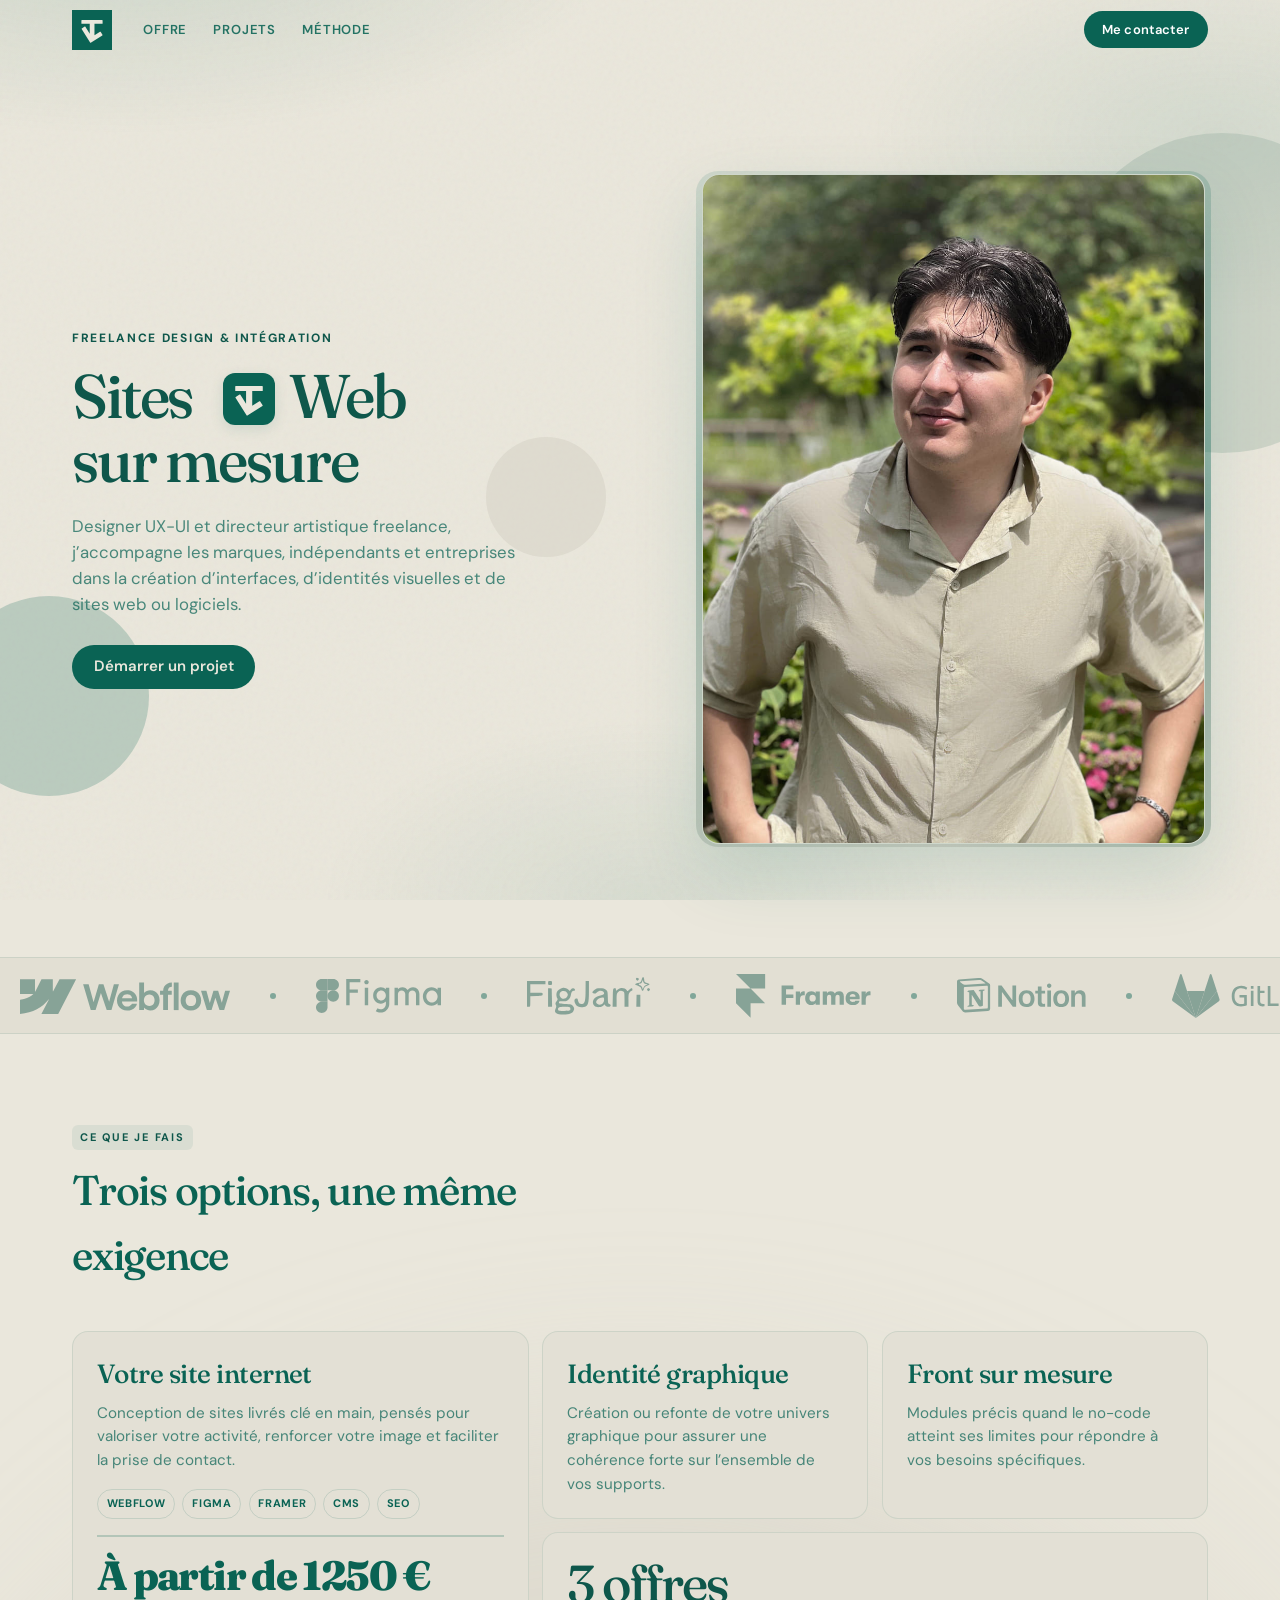
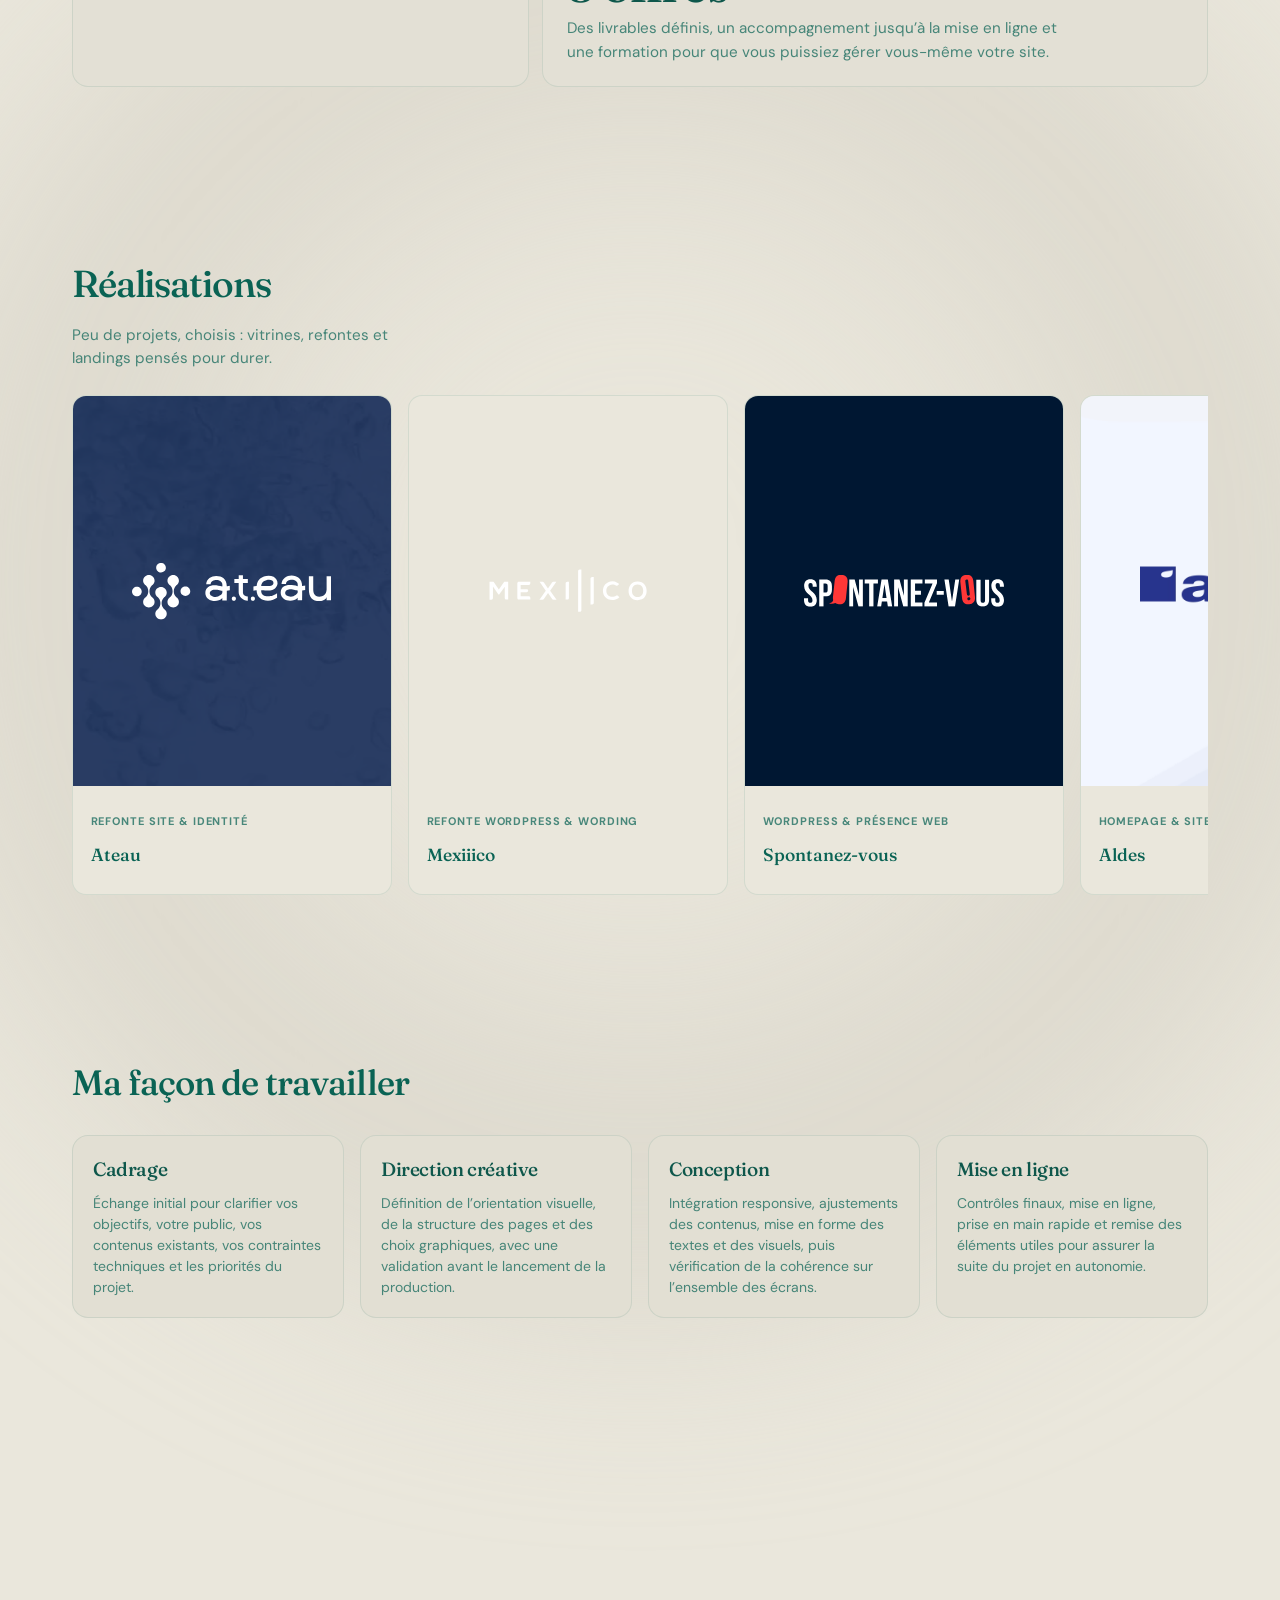
<file: index.html>
<!DOCTYPE html>
<html lang="fr">
<head>
  <meta charset="UTF-8">
  <meta name="viewport" content="width=device-width, initial-scale=1.0">
  <meta name="theme-color" content="#EAE7DC">
  <meta name="view-transition" content="same-origin">
  <meta name="description" content="Théotime Laffont — design Webflow, identité graphique et intégration front-end pour des sites clairs et tenables.">
  <title>Théotime Laffont — Sites Webflow sur mesure</title>
  <link rel="preconnect" href="https://fonts.googleapis.com">
  <link rel="preconnect" href="https://fonts.gstatic.com" crossorigin>
  <link href="https://fonts.googleapis.com/css2?family=DM+Sans:ital,opsz,wght@0,9..40,400;0,9..40,500;0,9..40,600;1,9..40,400&family=Fraunces:ital,opsz,wght@0,9..144,400;0,9..144,500;0,9..144,600;1,9..144,400&display=swap" rel="stylesheet">
  <link rel="stylesheet" href="css/style.css">
</head>
<body class="ii2">
  <div class="ii2-noise" aria-hidden="true"></div>
  <div class="ii2-aurora" aria-hidden="true"></div>

  <a class="ii2-skip" href="#ii2-main">Aller au contenu</a>

  <header class="ii2-head">
    <div class="ii2-wrap ii2-head__inner">
      <a class="ii2-head__brand" href="#ii2-main" aria-label="Théotime Laffont, accueil">
        <img src="img/Logo-carre-vert.svg" alt="" width="40" height="40" decoding="async">
      </a>
      <nav class="ii2-head__nav" aria-label="Navigation sur cette page">
        <a href="#ii2-bento">Offre</a>
        <a href="#ii2-strip">Projets</a>
        <a href="#ii2-flow">Méthode</a>
      </nav>
      <a class="ii2-head__cta" href="#ii2-cta">Me contacter</a>
    </div>
  </header>

  <main id="ii2-main" class="ii2-main">
    <section class="ii2-hero" aria-labelledby="ii2-hero-title">
      <div class="ii2-hero__orbs" aria-hidden="true">
        <span class="ii2-hero__orb ii2-hero__orb--a"></span>
        <span class="ii2-hero__orb ii2-hero__orb--b"></span>
        <span class="ii2-hero__orb ii2-hero__orb--c"></span>
      </div>
      <div class="ii2-wrap ii2-hero__grid">
        <div>
          <p class="ii2-kicker">Freelance design &amp; intégration</p>
          <h1 class="ii2-hero__title" id="ii2-hero-title">
            <span class="ii2-word">Sites</span>
            <img class="ii2-inline-visual" src="img/Logo-carre-vert.svg" alt="" width="48" height="48" decoding="async">
            <span class="ii2-word">Web</span>
            <span class="ii2-word">sur mesure</span>
          </h1>
          <p class="ii2-hero__lead">
            Designer UX-UI et directeur artistique freelance, j’accompagne les marques, indépendants et entreprises dans la création d’interfaces, d’identités visuelles et de sites web ou logiciels.
          </p>
          <div class="ii2-hero__actions">
            <a class="ii2-btn ii2-btn--solid" href="#ii2-cta">Démarrer un projet</a>
          </div>
        </div>
        <div class="ii2-hero__stage">
          <div class="ii2-hero__viz">
            <div class="ii2-hero__aurora" aria-hidden="true"></div>
            <div class="ii2-hero__echo ii2-hero__echo--a" aria-hidden="true"></div>
            <div class="ii2-hero__echo ii2-hero__echo--b" aria-hidden="true"></div>
            <div class="ii2-hero__frame">
              <span class="ii2-hero__shine" aria-hidden="true"></span>
              <img src="img/img-hero.png" alt="" width="960" height="1200" decoding="async" fetchpriority="high">
            </div>
          </div>
        </div>
      </div>
    </section>

    <div class="ii2-marquee" aria-hidden="true" data-ii2-reveal data-ii2-delay="0">
      <div class="ii2-marquee__track">
        <div class="ii2-marquee__group">
          <span class="ii2-marquee__item ii2-marquee__item--logo"><img src="img/brands/webflow-logo.svg" alt="" decoding="async" loading="lazy"></span><span class="ii2-marquee__dot" aria-hidden="true"></span>
          <span class="ii2-marquee__item ii2-marquee__item--logo"><img src="img/brands/figma-logo.svg" alt="" decoding="async" loading="lazy"></span><span class="ii2-marquee__dot" aria-hidden="true"></span>
          <span class="ii2-marquee__item ii2-marquee__item--logo"><img src="img/brands/figjam-logo.svg" alt="" decoding="async" loading="lazy"></span><span class="ii2-marquee__dot" aria-hidden="true"></span>
          <span class="ii2-marquee__item ii2-marquee__item--logo"><img src="img/brands/framer-logo.svg" alt="" decoding="async" loading="lazy"></span><span class="ii2-marquee__dot" aria-hidden="true"></span>
          <span class="ii2-marquee__item ii2-marquee__item--logo"><img src="img/brands/notion-logo.svg" alt="" decoding="async" loading="lazy"></span><span class="ii2-marquee__dot" aria-hidden="true"></span>
          <span class="ii2-marquee__item ii2-marquee__item--logo"><img src="img/brands/gitlab-logo.svg" alt="" decoding="async" loading="lazy"></span><span class="ii2-marquee__dot" aria-hidden="true"></span>
          <span class="ii2-marquee__item ii2-marquee__item--logo"><img src="img/brands/adobe-logo.svg" alt="" decoding="async" loading="lazy"></span><span class="ii2-marquee__dot" aria-hidden="true"></span>
        </div>
        <div class="ii2-marquee__group" aria-hidden="true">
          <span class="ii2-marquee__item ii2-marquee__item--logo"><img src="img/brands/webflow-logo.svg" alt="" decoding="async" loading="lazy"></span><span class="ii2-marquee__dot" aria-hidden="true"></span>
          <span class="ii2-marquee__item ii2-marquee__item--logo"><img src="img/brands/figma-logo.svg" alt="" decoding="async" loading="lazy"></span><span class="ii2-marquee__dot" aria-hidden="true"></span>
          <span class="ii2-marquee__item ii2-marquee__item--logo"><img src="img/brands/figjam-logo.svg" alt="" decoding="async" loading="lazy"></span><span class="ii2-marquee__dot" aria-hidden="true"></span>
          <span class="ii2-marquee__item ii2-marquee__item--logo"><img src="img/brands/framer-logo.svg" alt="" decoding="async" loading="lazy"></span><span class="ii2-marquee__dot" aria-hidden="true"></span>
          <span class="ii2-marquee__item ii2-marquee__item--logo"><img src="img/brands/notion-logo.svg" alt="" decoding="async" loading="lazy"></span><span class="ii2-marquee__dot" aria-hidden="true"></span>
          <span class="ii2-marquee__item ii2-marquee__item--logo"><img src="img/brands/gitlab-logo.svg" alt="" decoding="async" loading="lazy"></span><span class="ii2-marquee__dot" aria-hidden="true"></span>
          <span class="ii2-marquee__item ii2-marquee__item--logo"><img src="img/brands/adobe-logo.svg" alt="" decoding="async" loading="lazy"></span><span class="ii2-marquee__dot" aria-hidden="true"></span>
        </div>
      </div>
    </div>

    <section class="ii2-bento" id="ii2-bento" aria-labelledby="ii2-bento-title">
      <div class="ii2-wrap">
        <header class="ii2-bento__head" data-ii2-reveal data-ii2-delay="0">
          <span class="ii2-bento__label">Ce que je fais</span>
          <h2 class="ii2-bento__title" id="ii2-bento-title">Trois options, une même exigence</h2>
        </header>
        <div class="ii2-bento__grid">
          <article class="ii2-bento__cell ii2-bento__cell--hero" data-ii2-reveal data-ii2-delay="0">
            <h3>Votre site internet</h3>
            <p>Conception de sites livrés clé en main, pensés pour valoriser votre activité, renforcer votre image et faciliter la prise de contact.</p>
            <div class="ii2-bento__tags">
              <span class="ii2-tag">Webflow</span>
              <span class="ii2-tag">Figma</span>
              <span class="ii2-tag">Framer</span>
              <span class="ii2-tag">CMS</span>
              <span class="ii2-tag">SEO</span>
            </div>
            <hr class="ii2-bento__divider" aria-hidden="true">
            <p class="ii2-bento__price">À partir de 1250&nbsp;€</p>
          </article>
          <article class="ii2-bento__cell" data-ii2-reveal data-ii2-delay="80">
            <h3>Identité graphique</h3>
            <p>Création ou refonte de votre univers graphique pour assurer une cohérence forte sur l’ensemble de vos supports.</p>
          </article>
          <article class="ii2-bento__cell" data-ii2-reveal data-ii2-delay="140">
            <h3>Front sur mesure</h3>
            <p>Modules précis quand le no-code atteint ses limites pour répondre à vos besoins spécifiques.</p>
          </article>
          <article class="ii2-bento__cell ii2-bento__cell--wide" data-ii2-reveal data-ii2-delay="200">
            <div class="ii2-bento__stat"><span>3</span> offres</div>
            <p>Des livrables définis, un accompagnement jusqu’à la mise en ligne et une formation pour que vous puissiez gérer vous-même votre site.</p>
          </article>
        </div>
      </div>
    </section>

    <section class="ii2-strip" id="ii2-strip" aria-labelledby="ii2-strip-title">
      <div class="ii2-wrap">
        <div class="ii2-strip__head" data-ii2-reveal data-ii2-delay="0">
          <h2 id="ii2-strip-title">Réalisations</h2>
          <p class="ii2-strip__intro">Peu de projets, choisis : vitrines, refontes et landings pensés pour durer.</p>
        </div>
        <div class="ii2-strip__rail" tabindex="0" role="region" aria-label="Aperçu des projets en défilement horizontal">
          <article class="ii2-card ii2-card--project" data-ii2-reveal data-ii2-delay="0">
            <div class="ii2-card__visual ii2-card__visual--brand-ateau" aria-hidden="true">
              <img class="ii2-card__visual--brand-ateau__bg" src="img/ateau-bg.png" alt="" width="640" height="400" loading="lazy" decoding="async" draggable="false">
              <img class="ii2-card__visual--brand-ateau__logo" src="img/logo-ateau-white.svg" alt="" width="280" height="90" loading="lazy" decoding="async" draggable="false">
            </div>
            <div class="ii2-card__body">
              <p class="ii2-card__meta">Refonte site &amp; identité</p>
              <h3 class="ii2-card__name">Ateau</h3>
            </div>
            <a class="ii2-card__project-hit" href="realisations/ateau.html" aria-label="Ateau — voir la réalisation"></a>
          </article>
          <article class="ii2-card ii2-card--project" data-ii2-reveal data-ii2-delay="70">
            <div class="ii2-card__visual ii2-card__visual--brand-mexiiico" aria-hidden="true">
              <img class="ii2-card__visual--brand-mexiiico__bg" src="img/mexico-bg.webp" alt="" width="640" height="400" loading="lazy" decoding="async" draggable="false">
              <img class="ii2-card__visual--brand-mexiiico__logo" src="img/mexiiico-blanc.svg" alt="" width="240" height="80" loading="lazy" decoding="async" draggable="false">
            </div>
            <div class="ii2-card__body">
              <p class="ii2-card__meta">Refonte WordPress &amp; wording</p>
              <h3 class="ii2-card__name">Mexiiico</h3>
            </div>
            <a class="ii2-card__project-hit" href="realisations/mexiiico.html" aria-label="Mexiiico — voir la réalisation"></a>
          </article>
          <article class="ii2-card ii2-card--project" data-ii2-reveal data-ii2-delay="140">
            <div class="ii2-card__visual ii2-card__visual--brand-spontanez" aria-hidden="true">
              <img class="ii2-card__visual--brand-spontanez__logo" src="img/logo-spontanez-vous-blanc.svg" alt="" width="240" height="100" loading="lazy" decoding="async" draggable="false">
            </div>
            <div class="ii2-card__body">
              <p class="ii2-card__meta">WordPress &amp; présence web</p>
              <h3 class="ii2-card__name">Spontanez-vous</h3>
            </div>
            <a class="ii2-card__project-hit" href="realisations/spontanez-vous.html" aria-label="Spontanez-vous — voir la réalisation"></a>
          </article>
          <article class="ii2-card ii2-card--project" data-ii2-reveal data-ii2-delay="210">
            <div class="ii2-card__visual ii2-card__visual--brand-aldes" aria-hidden="true">
              <img class="ii2-card__visual--brand-aldes__bg" src="img/aldes-bg.png" alt="" width="640" height="400" loading="lazy" decoding="async" draggable="false">
              <img class="ii2-card__visual--brand-aldes__logo" src="img/logo-aldes.webp" alt="" width="200" height="80" loading="lazy" decoding="async" draggable="false">
            </div>
            <div class="ii2-card__body">
              <p class="ii2-card__meta">Homepage &amp; site vitrine</p>
              <h3 class="ii2-card__name">Aldes</h3>
            </div>
            <a class="ii2-card__project-hit" href="realisations/aldes.html" aria-label="Aldes — voir la réalisation"></a>
          </article>
        </div>
      </div>
    </section>

    <section class="ii2-flow" id="ii2-flow" aria-labelledby="ii2-flow-title">
      <div class="ii2-wrap">
        <h2 class="ii2-flow__title" id="ii2-flow-title" data-ii2-reveal data-ii2-delay="0">Ma façon de travailler</h2>
        <ol class="ii2-flow__steps">
          <li class="ii2-flow__item" data-ii2-reveal data-ii2-delay="0">
            <div class="ii2-flow__panel">
              <h3>Cadrage</h3>
              <p>Échange initial pour clarifier vos objectifs, votre public, vos contenus existants, vos contraintes techniques et les priorités du projet.</p>
            </div>
          </li>
          <li class="ii2-flow__item" data-ii2-reveal data-ii2-delay="90">
            <div class="ii2-flow__panel">
              <h3>Direction créative</h3>
              <p>Définition de l’orientation visuelle, de la structure des pages et des choix graphiques, avec une validation avant le lancement de la production.</p>
            </div>
          </li>
          <li class="ii2-flow__item" data-ii2-reveal data-ii2-delay="180">
            <div class="ii2-flow__panel">
              <h3>Conception</h3>
              <p>Intégration responsive, ajustements des contenus, mise en forme des textes et des visuels, puis vérification de la cohérence sur l’ensemble des écrans.</p>
            </div>
          </li>
          <li class="ii2-flow__item" data-ii2-reveal data-ii2-delay="260">
            <div class="ii2-flow__panel">
              <h3>Mise en ligne</h3>
              <p>Contrôles finaux, mise en ligne, prise en main rapide et remise des éléments utiles pour assurer la suite du projet en autonomie.</p>
            </div>
          </li>
        </ol>
      </div>
    </section>

    <section class="ii2-cta" id="ii2-cta" aria-labelledby="ii2-cta-title">
      <div class="ii2-wrap">
        <div class="ii2-cta__panel" data-ii2-reveal data-ii2-delay="0">
          <div class="ii2-cta__intro">
            <h2 id="ii2-cta-title">Un projet en tête&nbsp;?</h2>
            <p>Décrivez votre contexte en deux phrases : réponse sous quelques jours avec des pistes concrètes.</p>
          </div>
          <div class="ii2-cta__split">
            <div class="ii2-cta__form-side">
              <h3 class="ii2-cta__col-title">Par mail</h3>
              <form
                class="ii2-cta__form"
                name="contact"
                method="POST"
                data-netlify="true"
                netlify-honeypot="bot-field"
                action="/merci.html"
              >
                <p class="ii2-cta__honeypot">
                  <label>Ne pas remplir&nbsp;: <input name="bot-field" type="text" autocomplete="off" tabindex="-1"></label>
                </p>
                <div class="ii2-cta__field">
                  <label class="ii2-cta__label" for="cta-entreprise">Nom ou entreprise</label>
                  <input class="ii2-cta__input" id="cta-entreprise" name="entreprise" type="text" autocomplete="organization" placeholder="Jane Dupont" required>
                </div>
                <div class="ii2-cta__field">
                  <label class="ii2-cta__label" for="cta-email">E-mail</label>
                  <input class="ii2-cta__input" id="cta-email" name="email" type="email" autocomplete="email" placeholder="exemple@email.com" required>
                </div>
                <div class="ii2-cta__field">
                  <label class="ii2-cta__label" for="cta-message">Message</label>
                  <textarea class="ii2-cta__input ii2-cta__textarea" id="cta-message" name="message" rows="4" placeholder="Votre message…" required></textarea>
                </div>
                <button class="ii2-btn ii2-btn--solid ii2-cta__submit" type="submit">Envoyer</button>
              </form>
            </div>
            <div class="ii2-cta__book-side" aria-labelledby="ii2-cta-book-title">
              <h3 class="ii2-cta__book-heading" id="ii2-cta-book-title">Réservez votre appel</h3>
              <p class="ii2-cta__book-lead">Une visio pour comprendre et analyser votre besoin&nbsp;!</p>
              <ul class="ii2-cta__book-list">
                <li>Une proposition adaptée à vos besoins</li>
                <li>Un suivi personnalisé</li>
                <li>Le boost de votre activité</li>
              </ul>
              <a
                class="ii2-btn ii2-cta__book-btn"
                href="https://calendar.google.com/calendar/u/0/appointments/schedules/AcZssZ26zcUE3UzBdyaTR3APMTyfytsrUZTQ8miS1M6XO2ZyyuODf5weThZvVIOoiBqcZ13eWusrmiQJ"
                target="_blank"
                rel="noopener noreferrer"
                aria-label="Réserver un appel découverte (Google Agenda, nouvel onglet)"
              >Réserver un appel</a>
            </div>
          </div>
        </div>
      </div>
    </section>
  </main>

  <footer class="ii2-foot" data-ii2-reveal data-ii2-delay="0">
    <span>&copy; <span id="ii2-year"></span> Théotime Laffont</span>
    <span class="ii2-foot__links">
      <a href="mailto:bonjour@theotimelaffont.fr">Contact</a>
      <a href="https://www.linkedin.com" target="_blank" rel="noopener noreferrer" aria-label="LinkedIn (nouvel onglet)">LinkedIn</a>
    </span>
  </footer>

  <script src="js/main.js"></script>
</body>
</html>
</file>
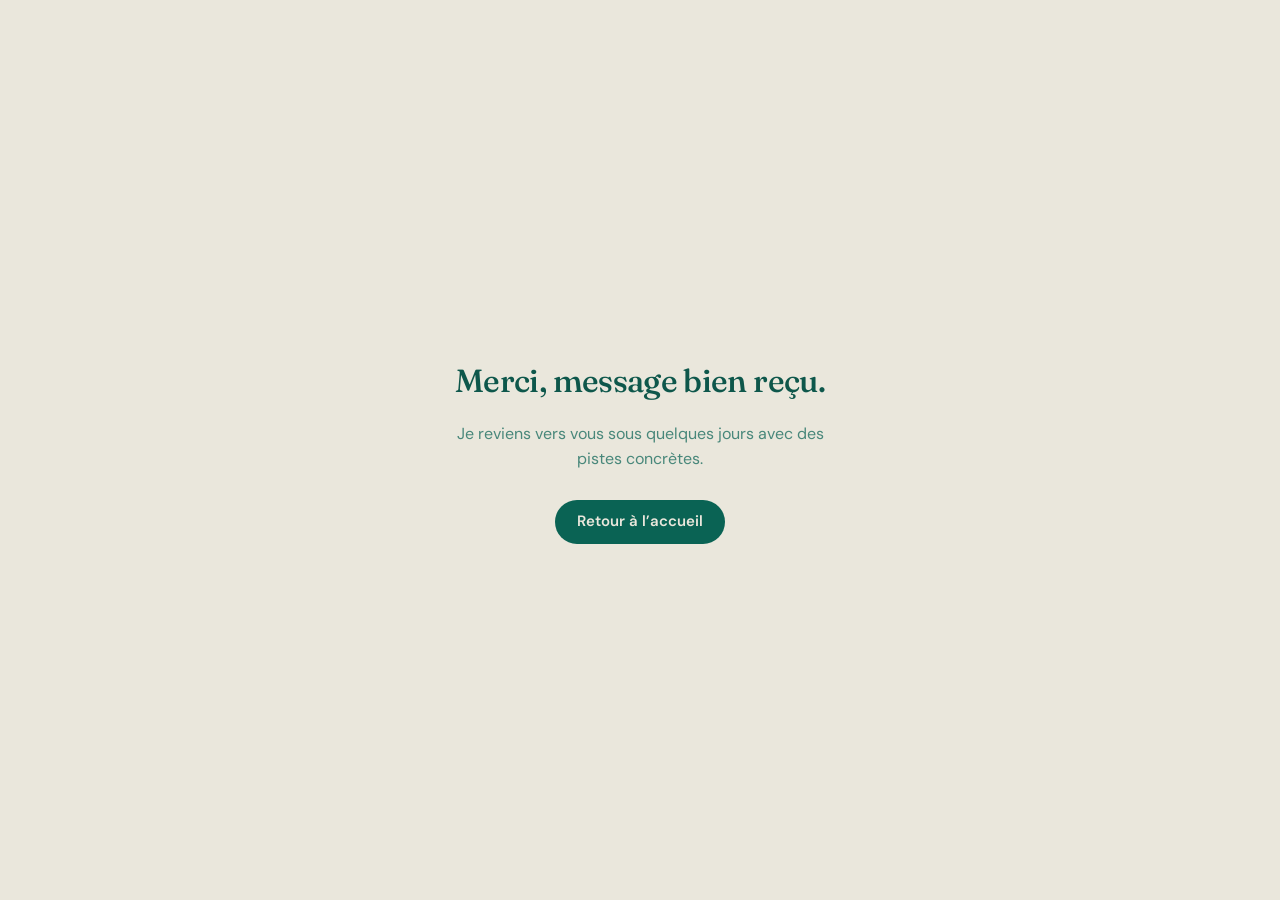
<file: merci.html>
<!DOCTYPE html>
<html lang="fr">
<head>
  <meta charset="UTF-8">
  <meta name="viewport" content="width=device-width, initial-scale=1.0">
  <meta name="theme-color" content="#EAE7DC">
  <meta name="robots" content="noindex">
  <title>Message envoyé — Théotime Laffont</title>
  <link rel="preconnect" href="https://fonts.googleapis.com">
  <link rel="preconnect" href="https://fonts.gstatic.com" crossorigin>
  <link href="https://fonts.googleapis.com/css2?family=DM+Sans:ital,opsz,wght@0,9..40,400;0,9..40,500;0,9..40,600&family=Fraunces:ital,opsz,wght@0,9..144,500&display=swap" rel="stylesheet">
  <link rel="stylesheet" href="css/style.css">
</head>
<body class="ii2">
  <main class="ii2-merci">
    <div class="ii2-wrap">
      <h1 class="ii2-merci__title">Merci, message bien reçu.</h1>
      <p class="ii2-merci__text">Je reviens vers vous sous quelques jours avec des pistes concrètes.</p>
      <a class="ii2-btn ii2-btn--solid" href="/">Retour à l’accueil</a>
    </div>
  </main>
</body>
</html>
</file>
<file: css/style.css>
/* Théotime Laffont — accueil */
/* Animations : transform + opacity uniquement. Grain fixe, pas de néon. */

html {
  /* Même hauteur que le header sticky (.ii2-head-h) pour que les ancres ne passent pas sous la barre */
  scroll-padding-top: calc(3.75rem + env(safe-area-inset-top, 0px));
}

@media (prefers-reduced-motion: no-preference) {
  html {
    scroll-behavior: smooth;
  }
}

.ii2 {
  --ii2-bg: #EAE7DC;
  --ii2-surface: #D3CFC3;
  --ii2-ink: #0A6354;
  --ii2-ink-strong: #0E574B;
  --ii2-muted: rgba(10, 99, 84, 0.72);
  --ii2-ease: cubic-bezier(0.23, 1, 0.32, 1);
  --ii2-ease-out: cubic-bezier(0.16, 1, 0.3, 1);
  --ii2-font-sans: "DM Sans", system-ui, sans-serif;
  --ii2-font-display: "Fraunces", Georgia, serif;
  --ii2-max: 1200px;
  --ii2-head-h: calc(3.75rem + env(safe-area-inset-top, 0px));

  margin: 0;
  font-family: var(--ii2-font-sans);
  font-size: 1.0625rem;
  line-height: 1.55;
  color: var(--ii2-ink);
  background: var(--ii2-bg);
  overflow-x: hidden;
  -webkit-font-smoothing: antialiased;
}

.ii2 *,
.ii2 *::before,
.ii2 *::after {
  box-sizing: border-box;
}

.ii2-skip {
  position: absolute;
  left: -9999px;
  top: 0.5rem;
  padding: 0.5rem 1rem;
  background: var(--ii2-ink);
  color: var(--ii2-bg);
  z-index: 9999;
  text-decoration: none;
  font-weight: 600;
}

.ii2-skip:focus-visible {
  left: 0.5rem;
  outline: 2px solid var(--ii2-bg);
  outline-offset: 2px;
}

.ii2-noise {
  position: fixed;
  inset: 0;
  z-index: 0;
  pointer-events: none;
  opacity: 0.045;
  background-image: url("data:image/svg+xml,%3Csvg viewBox='0 0 256 256' xmlns='http://www.w3.org/2000/svg'%3E%3Cfilter id='n'%3E%3CfeTurbulence type='fractalNoise' baseFrequency='0.8' numOctaves='4' stitchTiles='stitch'/%3E%3C/filter%3E%3Crect width='100%25' height='100%25' filter='url(%23n)'/%3E%3C/svg%3E");
  mix-blend-mode: multiply;
}

.ii2-aurora {
  position: fixed;
  inset: 0;
  z-index: 0;
  pointer-events: none;
  background:
    radial-gradient(ellipse 80% 50% at 10% -10%, color-mix(in srgb, var(--ii2-ink) 14%, transparent), transparent 50%),
    radial-gradient(ellipse 60% 45% at 95% 15%, color-mix(in srgb, var(--ii2-ink) 10%, transparent), transparent 45%),
    radial-gradient(ellipse 50% 40% at 50% 100%, color-mix(in srgb, var(--ii2-ink) 8%, transparent), transparent 50%);
  animation: ii2-aurora-drift 28s var(--ii2-ease-out) infinite alternate;
}

@keyframes ii2-aurora-drift {
  0% {
    transform: translate3d(0, 0, 0) scale(1);
    opacity: 1;
  }
  100% {
    transform: translate3d(-2%, 1.5%, 0) scale(1.04);
    opacity: 0.92;
  }
}

.ii2-head {
  position: sticky;
  top: 0;
  z-index: 50;
  background: transparent;
  backdrop-filter: none;
  -webkit-backdrop-filter: none;
  border-bottom: 1px solid transparent;
  transition:
    background-color 280ms var(--ii2-ease),
    border-color 280ms var(--ii2-ease),
    backdrop-filter 280ms var(--ii2-ease),
    -webkit-backdrop-filter 280ms var(--ii2-ease);
}

.ii2-head.ii2-head--scrolled {
  background: color-mix(in srgb, var(--ii2-bg) 92%, transparent);
  backdrop-filter: blur(12px);
  -webkit-backdrop-filter: blur(12px);
  border-bottom-color: color-mix(in srgb, var(--ii2-ink) 8%, transparent);
}

.ii2-head__inner {
  display: flex;
  flex-wrap: wrap;
  align-items: center;
  justify-content: flex-start;
  gap: clamp(0.75rem, 2.5vw, 1.75rem);
  min-width: 0;
  min-height: var(--ii2-head-h);
  padding-block: calc(0.45rem + env(safe-area-inset-top, 0px)) 0.5rem;
}

.ii2-head__brand {
  display: flex;
  align-items: center;
  flex-shrink: 0;
  text-decoration: none;
  color: inherit;
  line-height: 0;
}

.ii2-head__brand img {
  width: 2.5rem;
  height: 2.5rem;
  display: block;
  animation: ii2-logo-breathe 4.5s var(--ii2-ease) infinite;
}

@keyframes ii2-logo-breathe {
  0%,
  100% {
    transform: scale(1);
    opacity: 1;
  }
  50% {
    transform: scale(1.04);
    opacity: 0.92;
  }
}

.ii2-head__nav {
  flex: 1 1 auto;
  display: flex;
  flex-wrap: wrap;
  align-items: center;
  justify-content: flex-start;
  gap: 0.35rem clamp(0.75rem, 2vw, 1.25rem);
  min-width: 0;
}

.ii2-head__nav a {
  font-size: 0.8125rem;
  font-weight: 600;
  text-transform: uppercase;
  letter-spacing: 0.06em;
  text-decoration: none;
  color: var(--ii2-ink);
  padding: 0.35rem 0.2rem;
  position: relative;
  opacity: 0.88;
  transition: opacity 200ms var(--ii2-ease), transform 200ms var(--ii2-ease);
}

.ii2-head__nav a:hover {
  opacity: 1;
  transform: translateY(-1px);
}

.ii2-head__nav a::after {
  content: "";
  position: absolute;
  left: 0;
  bottom: 0;
  width: 100%;
  height: 2px;
  background: var(--ii2-ink-strong);
  transform: scaleX(0);
  transform-origin: right center;
  transition: transform 320ms var(--ii2-ease);
}

.ii2-head__nav a:hover::after {
  transform: scaleX(1);
  transform-origin: left center;
}

.ii2-head__cta {
  flex-shrink: 0;
  margin-left: auto;
  display: inline-flex;
  align-items: center;
  justify-content: center;
  text-transform: none;
  letter-spacing: 0.01em;
  font-size: 0.8125rem;
  font-weight: 600;
  padding: 0.55rem 1.15rem;
  border-radius: 999px;
  text-decoration: none;
  color: #fff;
  background: var(--ii2-ink);
  transition: transform 200ms var(--ii2-ease), opacity 200ms var(--ii2-ease), background-color 200ms var(--ii2-ease);
}

.ii2-head__cta:hover {
  transform: scale(1.03);
  opacity: 0.96;
  background: var(--ii2-ink-strong);
}

.ii2-head__cta:active {
  transform: scale(0.98);
}

.ii2-head__cta:focus-visible,
.ii2-head__nav a:focus-visible,
.ii2-skip:focus-visible {
  outline: 2px solid var(--ii2-ink-strong);
  outline-offset: 3px;
}

.ii2-main {
  position: relative;
  z-index: 1;
}

.ii2-wrap {
  width: min(var(--ii2-max), 100%);
  max-width: 100%;
  margin-inline: auto;
  padding-inline: clamp(1rem, 4vw, 2rem);
  min-width: 0;
}

/* Hero */
.ii2-hero {
  position: relative;
  z-index: 2;
  min-height: min(100dvh, 56rem);
  padding-block: clamp(2rem, 6vw, 4rem);
  display: grid;
  align-items: center;
  overflow-x: clip;
}

.ii2-hero__orbs {
  position: absolute;
  inset: 0;
  overflow: hidden;
  pointer-events: none;
}

.ii2-hero__orb {
  position: absolute;
  border-radius: 50%;
  filter: blur(0);
  opacity: 0.35;
  animation: ii2-orb-float 14s var(--ii2-ease) infinite;
}

.ii2-hero__orb--a {
  width: min(42vw, 320px);
  height: min(42vw, 320px);
  background: color-mix(in srgb, var(--ii2-surface) 70%, var(--ii2-ink));
  top: 8%;
  right: -8%;
  animation-delay: 0s;
}

.ii2-hero__orb--b {
  width: min(28vw, 200px);
  height: min(28vw, 200px);
  background: color-mix(in srgb, var(--ii2-bg) 40%, var(--ii2-ink));
  bottom: 18%;
  left: -4%;
  animation-delay: -4s;
  animation-duration: 18s;
}

.ii2-hero__orb--c {
  width: 120px;
  height: 120px;
  background: var(--ii2-surface);
  top: 42%;
  left: 38%;
  opacity: 0.5;
  animation-delay: -2s;
  animation-duration: 11s;
}

@keyframes ii2-orb-float {
  0%,
  100% {
    transform: translate3d(0, 0, 0) scale(1);
  }
  33% {
    transform: translate3d(2%, -3%, 0) scale(1.06);
  }
  66% {
    transform: translate3d(-2%, 2%, 0) scale(0.96);
  }
}

@media (max-width: 1023px) {
  .ii2-hero__orbs {
    display: none;
  }
}

.ii2-hero__grid {
  position: relative;
  display: grid;
  gap: clamp(2rem, 5vw, 4rem);
  align-items: center;
  min-width: 0;
}

.ii2-hero__grid > * {
  min-width: 0;
}

@media (min-width: 900px) {
  .ii2-hero__grid {
    grid-template-columns: 1.05fr 0.95fr;
  }
}

.ii2-kicker {
  font-size: 0.75rem;
  font-weight: 700;
  letter-spacing: 0.14em;
  text-transform: uppercase;
  color: var(--ii2-ink-strong);
  margin: 0 0 1rem;
  opacity: 0;
  transform: translateY(12px);
  animation: ii2-rise 0.9s var(--ii2-ease-out) 0.05s forwards;
}

.ii2-hero__title {
  font-family: var(--ii2-font-display);
  font-size: clamp(2.35rem, 6.5vw, 3.85rem);
  font-weight: 500;
  line-height: 1.05;
  letter-spacing: -0.035em;
  margin: 0 0 1.25rem;
  color: var(--ii2-ink-strong);
}

.ii2-hero__title .ii2-word {
  display: inline-block;
  margin-right: 0.28em;
  opacity: 0;
  transform: translateY(110%) rotate(-2deg);
  animation: ii2-word-in 0.85s var(--ii2-ease-out) forwards;
}

.ii2-hero__title .ii2-word:nth-child(1) {
  animation-delay: 0.12s;
}
.ii2-hero__title .ii2-word:nth-child(2) {
  animation-delay: 0.22s;
}
.ii2-hero__title .ii2-word:nth-child(3) {
  animation-delay: 0.32s;
}

.ii2-hero__title .ii2-inline-visual {
  display: inline-block;
  width: 0.85em;
  height: 0.85em;
  vertical-align: -0.12em;
  margin-inline: 0.06em;
  border-radius: 12px;
  object-fit: cover;
  box-shadow: 0 4px 14px color-mix(in srgb, var(--ii2-ink) 12%, transparent);
  opacity: 0;
  transform: scale(0.6) rotate(-8deg);
  animation: ii2-pop 0.7s var(--ii2-ease-out) 0.45s forwards;
}

@media (max-width: 520px) {
  .ii2-hero__title .ii2-inline-visual {
    width: 0.7em;
    height: 0.7em;
    vertical-align: -0.08em;
  }
}

@keyframes ii2-word-in {
  to {
    opacity: 1;
    transform: translateY(0) rotate(0deg);
  }
}

@keyframes ii2-rise {
  to {
    opacity: 1;
    transform: translateY(0);
  }
}

@keyframes ii2-pop {
  to {
    opacity: 1;
    transform: scale(1) rotate(0deg);
  }
}

.ii2-hero__lead {
  max-width: 38ch;
  margin: 0 0 1.75rem;
  color: var(--ii2-muted);
  font-size: 1.05rem;
  opacity: 0;
  transform: translateY(16px);
  animation: ii2-rise 0.95s var(--ii2-ease-out) 0.35s forwards;
}

.ii2-hero__actions {
  display: flex;
  flex-wrap: wrap;
  gap: 0.75rem 1rem;
  align-items: center;
  opacity: 0;
  transform: translateY(14px);
  animation: ii2-rise 0.95s var(--ii2-ease-out) 0.5s forwards;
}

.ii2-btn {
  display: inline-flex;
  align-items: center;
  justify-content: center;
  min-height: 2.75rem;
  padding: 0.55rem 1.35rem;
  font-family: inherit;
  font-size: 0.9375rem;
  font-weight: 600;
  text-decoration: none;
  border-radius: 999px;
  border: none;
  cursor: pointer;
  transition: transform 200ms var(--ii2-ease), opacity 200ms var(--ii2-ease);
}

.ii2-btn:focus-visible {
  outline: 2px solid var(--ii2-ink-strong);
  outline-offset: 3px;
}

.ii2-btn--solid {
  background: var(--ii2-ink);
  color: var(--ii2-bg);
}

.ii2-btn--ghost {
  background: transparent;
  color: var(--ii2-ink);
  border: 1px solid color-mix(in srgb, var(--ii2-ink) 22%, transparent);
}

.ii2-btn:hover {
  transform: translateY(-2px);
}

.ii2-btn:active {
  transform: translateY(0) scale(0.98);
}

.ii2-hero__stage {
  position: relative;
  perspective: 960px;
  isolation: isolate;
  width: 100%;
  min-width: 0;
}

/* Bloc visuel : tout reste dans la colonne, rien ne chevauche le texte */
.ii2-hero__viz {
  position: relative;
  width: 100%;
  max-width: 100%;
  margin-inline: auto;
  transform-style: preserve-3d;
}

@media (min-width: 900px) {
  .ii2-hero__viz {
    width: fit-content;
    max-width: 100%;
    margin-inline: 0;
    margin-left: auto;
  }
}

/* Bordure vivante (conic) derrière le cadre */
.ii2-hero__aurora {
  position: absolute;
  inset: -3px;
  z-index: 0;
  border-radius: 22px;
  overflow: hidden;
  pointer-events: none;
}

.ii2-hero__aurora::before {
  content: "";
  position: absolute;
  left: 50%;
  top: 50%;
  width: 220%;
  height: 220%;
  transform: translate(-50%, -50%);
  background: conic-gradient(
    from 0deg,
    color-mix(in srgb, var(--ii2-ink) 0%, transparent),
    color-mix(in srgb, var(--ii2-ink) 42%, transparent),
    color-mix(in srgb, var(--ii2-surface) 95%, transparent),
    color-mix(in srgb, var(--ii2-ink) 28%, transparent),
    color-mix(in srgb, var(--ii2-ink) 0%, transparent)
  );
  animation: ii2-aurora-spin 6s linear infinite;
}

@keyframes ii2-aurora-spin {
  to {
    transform: translate(-50%, -50%) rotate(360deg);
  }
}

/* Ondes discrètes derrière le mockup */
.ii2-hero__echo {
  position: absolute;
  z-index: 0;
  inset: -6%;
  border-radius: 24px;
  border: 1px solid color-mix(in srgb, var(--ii2-ink) 18%, transparent);
  pointer-events: none;
  animation: ii2-echo-out 4.2s var(--ii2-ease-out) infinite;
  opacity: 0;
}

.ii2-hero__echo--b {
  animation-delay: -2.1s;
}

@keyframes ii2-echo-out {
  0% {
    transform: scale(0.94);
    opacity: 0.45;
  }
  70%,
  100% {
    transform: scale(1.12);
    opacity: 0;
  }
}

.ii2-hero__frame {
  position: relative;
  z-index: 1;
  margin: 3px;
  max-width: 100%;
  border-radius: 17px;
  overflow: hidden;
  background: var(--ii2-bg);
  border: 1px solid color-mix(in srgb, var(--ii2-ink) 12%, transparent);
  box-shadow:
    0 28px 70px color-mix(in srgb, var(--ii2-ink) 16%, transparent),
    inset 0 1px 0 color-mix(in srgb, #fff 38%, transparent);
  transform-style: preserve-3d;
}

.ii2-hero__shine {
  position: absolute;
  inset: -20% -40%;
  z-index: 2;
  pointer-events: none;
  background: linear-gradient(
    118deg,
    transparent 38%,
    color-mix(in srgb, #fff 70%, transparent) 49.5%,
    color-mix(in srgb, #fff 22%, transparent) 50.5%,
    transparent 62%
  );
  mix-blend-mode: soft-light;
  opacity: 0.65;
  transform: translate3d(-35%, 0, 0) rotate(-12deg);
  animation: ii2-shine-sweep 5.5s var(--ii2-ease-out) infinite;
}

@keyframes ii2-shine-sweep {
  0% {
    transform: translate3d(-45%, -8%, 0) rotate(-12deg);
  }
  100% {
    transform: translate3d(55%, 8%, 0) rotate(-12deg);
  }
}

.ii2-hero__frame img {
  position: relative;
  z-index: 1;
  width: 100%;
  height: auto;
  display: block;
  transform: scale(1.03);
  animation: ii2-img-drift 14s var(--ii2-ease) infinite alternate;
}

@keyframes ii2-img-drift {
  to {
    transform: scale(1.07) translateY(-1.25%);
  }
}

/* Marquee */
.ii2-marquee {
  position: relative;
  z-index: 2;
  padding-block: 0.85rem;
  border-block: 1px solid color-mix(in srgb, var(--ii2-ink) 10%, transparent);
  background: color-mix(in srgb, var(--ii2-surface) 35%, var(--ii2-bg));
  overflow: hidden;
}

.ii2-marquee[data-ii2-reveal] {
  opacity: 0.5;
  transform: translate3d(0, 10px, 0);
}

.ii2-marquee[data-ii2-reveal].is-in {
  opacity: 1;
  transform: translate3d(0, 0, 0);
  transition:
    opacity 0.85s var(--ii2-ease-out),
    transform 0.85s var(--ii2-ease-out);
}

.ii2-marquee__track {
  display: flex;
  width: max-content;
  /* Nombre de bandeaux identiques (≥2) ; ajusté en JS pour éviter le vide sur grands écrans */
  --ii2-marquee-repeats: 2;
  animation: ii2-marquee 40s linear infinite;
  will-change: transform;
}

@keyframes ii2-marquee {
  to {
    transform: translate3d(calc(-100% / var(--ii2-marquee-repeats, 2)), 0, 0);
  }
}

.ii2-marquee__group {
  display: flex;
  align-items: center;
  gap: 2.5rem;
  padding-inline: 1.25rem;
}

.ii2-marquee__item {
  font-family: var(--ii2-font-display);
  font-size: clamp(1.1rem, 2.5vw, 1.45rem);
  font-weight: 500;
  letter-spacing: -0.02em;
  color: color-mix(in srgb, var(--ii2-ink) 55%, transparent);
  white-space: nowrap;
}

.ii2-marquee__item--logo {
  display: inline-flex;
  align-items: center;
  justify-content: center;
}

/* Taille = attributs / viewBox des fichiers SVG ; vert encre + faible opacité */
.ii2-marquee__item--logo img {
  display: block;
  height: auto;
  width: auto;
  object-fit: contain;
  object-position: center;
  opacity: 0.4;
  filter: brightness(0) saturate(100%) invert(23%) sepia(22%) saturate(1700%) hue-rotate(124deg) brightness(0.92) contrast(1.02);
}

.ii2-marquee__dot {
  width: 6px;
  height: 6px;
  border-radius: 50%;
  background: var(--ii2-ink);
  opacity: 0.45;
  animation: ii2-dot 2.4s var(--ii2-ease) infinite;
}

@keyframes ii2-dot {
  0%,
  100% {
    transform: scale(1);
    opacity: 0.45;
  }
  50% {
    transform: scale(1.35);
    opacity: 0.9;
  }
}

/* Bento */
.ii2-bento {
  position: relative;
  z-index: 2;
  padding-block: clamp(3rem, 8vw, 5.5rem);
}

.ii2-bento__head {
  margin-bottom: clamp(1.75rem, 4vw, 2.75rem);
}

.ii2-bento__head[data-ii2-reveal] {
  opacity: 0;
  transform: translate3d(0, 22px, 0);
}

.ii2-bento__head[data-ii2-reveal].is-in {
  opacity: 1;
  transform: translate3d(0, 0, 0);
  transition:
    opacity 0.72s var(--ii2-ease-out),
    transform 0.72s var(--ii2-ease-out);
}

.ii2-bento__label {
  display: inline-block;
  font-size: 0.6875rem;
  font-weight: 700;
  letter-spacing: 0.16em;
  text-transform: uppercase;
  color: var(--ii2-ink-strong);
  margin-bottom: 0.5rem;
  padding: 0.25rem 0.5rem;
  border-radius: 6px;
  background: color-mix(in srgb, var(--ii2-ink) 7%, transparent);
  animation: ii2-shimmer-bg 5s var(--ii2-ease) infinite;
}

@keyframes ii2-shimmer-bg {
  0%,
  100% {
    opacity: 1;
  }
  50% {
    opacity: 0.72;
  }
}

.ii2-bento__title {
  font-family: var(--ii2-font-display);
  font-size: clamp(1.85rem, 4vw, 2.6rem);
  font-weight: 500;
  letter-spacing: -0.03em;
  margin: 0;
  max-width: 20ch;
}

.ii2-bento__grid {
  display: grid;
  gap: 0.85rem;
  grid-template-columns: 1fr;
  min-width: 0;
}

@media (min-width: 720px) {
  .ii2-bento__grid {
    grid-template-columns: 1.4fr 1fr 1fr;
    grid-template-rows: auto auto;
  }

  .ii2-bento__cell--hero {
    grid-row: span 2;
  }

  .ii2-bento__cell--wide {
    grid-column: span 2;
  }

  .ii2-bento__cell:nth-child(2)::after {
    animation-delay: -1.4s;
  }

  .ii2-bento__cell:nth-child(3)::after {
    animation-delay: -2.8s;
  }

  .ii2-bento__cell:nth-child(4)::after {
    animation-delay: -0.9s;
  }
}

.ii2-bento__cell {
  position: relative;
  padding: 1.35rem 1.5rem;
  border-radius: 16px;
  background: color-mix(in srgb, var(--ii2-bg) 70%, var(--ii2-surface));
  border: 1px solid color-mix(in srgb, var(--ii2-ink) 10%, transparent);
  overflow: hidden;
  opacity: 0;
  transform: translate3d(0, 24px, 0) scale(0.985);
  transition:
    border-color 260ms var(--ii2-ease),
    transform 260ms var(--ii2-ease);
}

.ii2-bento__cell.is-in {
  opacity: 1;
  transform: translate3d(0, 0, 0) scale(1);
  transition:
    opacity 0.78s var(--ii2-ease-out),
    transform 0.78s var(--ii2-ease-out);
}

.ii2-bento__cell::after {
  content: "";
  position: absolute;
  inset: 0;
  background: linear-gradient(
    105deg,
    transparent 40%,
    color-mix(in srgb, #fff 22%, transparent) 50%,
    transparent 60%
  );
  transform: translateX(-120%);
  animation: ii2-shimmer-sweep 4.5s var(--ii2-ease) infinite;
  pointer-events: none;
  opacity: 0.35;
}

@keyframes ii2-shimmer-sweep {
  0% {
    transform: translateX(-120%);
  }
  45%,
  100% {
    transform: translateX(120%);
  }
}

.ii2-bento__cell:hover {
  border-color: color-mix(in srgb, var(--ii2-ink) 22%, transparent);
  transform: translate3d(0, -3px, 0);
}

.ii2-bento__cell h3 {
  font-family: var(--ii2-font-display);
  font-size: clamp(1.38rem, 2.5vw, 1.65rem);
  font-weight: 500;
  margin: 0 0 0.45rem;
  letter-spacing: -0.02em;
}

.ii2-bento__cell p {
  margin: 0;
  font-size: 0.95rem;
  color: var(--ii2-muted);
}

.ii2-bento__cell .ii2-bento__price {
  font-family: var(--ii2-font-display);
  font-size: clamp(1.85rem, 4.2vw, 2.55rem);
  font-weight: 800;
  letter-spacing: -0.04em;
  line-height: 1.1;
  color: var(--ii2-ink);
  margin-top: 0;
  margin-bottom: 0;
  padding-top: 1rem;
}

.ii2-bento__cell--hero .ii2-bento__divider {
  display: block;
  flex-shrink: 0;
  align-self: stretch;
  width: 100%;
  min-width: 0;
  box-sizing: border-box;
  margin: 1rem 0 0;
  padding: 0;
  height: 0;
  border: none;
  border-top: 2px solid color-mix(in srgb, var(--ii2-ink) 22%, transparent);
  background: transparent;
  color: transparent;
}

.ii2-bento__cell--wide p {
  max-width: 52ch;
}

.ii2-bento__cell--hero {
  display: flex;
  flex-direction: column;
  align-items: stretch;
}

.ii2-bento__stat {
  font-family: var(--ii2-font-display);
  font-size: clamp(2.5rem, 5vw, 3.25rem);
  font-weight: 500;
  letter-spacing: -0.04em;
  line-height: 1;
  margin: 0.15rem 0 0.5rem;
  color: var(--ii2-ink-strong);
}

.ii2-bento__stat span {
  display: inline-block;
  animation: ii2-stat-pulse 3.2s var(--ii2-ease) infinite;
}

@keyframes ii2-stat-pulse {
  0%,
  100% {
    transform: scale(1);
  }
  50% {
    transform: scale(1.03);
  }
}

.ii2-bento__tags {
  display: flex;
  flex-wrap: wrap;
  gap: 0.45rem;
  margin-top: 1rem;
}

.ii2-bento__cell--hero .ii2-bento__tags {
  align-self: stretch;
  width: 100%;
  min-width: 0;
  box-sizing: border-box;
}

.ii2-tag {
  font-size: 0.6875rem;
  font-weight: 700;
  text-transform: uppercase;
  letter-spacing: 0.06em;
  padding: 0.35rem 0.55rem;
  border-radius: 999px;
  border: 1px solid color-mix(in srgb, var(--ii2-ink) 14%, transparent);
  animation: ii2-tag-float 5s var(--ii2-ease) infinite;
}

.ii2-tag:nth-child(2) {
  animation-delay: -1.2s;
}
.ii2-tag:nth-child(3) {
  animation-delay: -2.4s;
}
.ii2-tag:nth-child(4) {
  animation-delay: -3.1s;
}

@keyframes ii2-tag-float {
  0%,
  100% {
    transform: translateY(0);
  }
  50% {
    transform: translateY(-3px);
  }
}

/* Projects strip — pas de fond ; halo sur ::before. z-index bas : le halo passe sous bento / marquee / flow. */
.ii2-strip {
  position: relative;
  z-index: 0;
  isolation: isolate;
  padding-block: clamp(3rem, 7vw, 5rem);
  background: none;
  overflow: visible;
  /* Diamètre du disque (blur inclus) — un peu plus petit qu’avant. */
  --ii2-strip-halo-d: max(102vw, 82vh, 42rem);
}

.ii2-strip::before {
  content: "";
  position: absolute;
  left: 50%;
  top: 50%;
  transform: translate(-50%, -50%) scale(1.1);
  z-index: 0;
  pointer-events: none;
  width: var(--ii2-strip-halo-d);
  height: var(--ii2-strip-halo-d);
  max-width: none;
  border-radius: 50%;
  /* Anneau un peu plus dense : après gros blur, ça reste lisible comme halo #D3CFC3. */
  background: radial-gradient(
    circle at 50% 50%,
    transparent 0%,
    transparent 28%,
    color-mix(in srgb, #D3CFC3 38%, transparent) 48%,
    color-mix(in srgb, #D3CFC3 82%, transparent) 72%,
    #D3CFC3 88%
  );
  filter: blur(clamp(2.75rem, 10vw, 6.25rem));
}

@media (prefers-reduced-motion: reduce) {
  .ii2-strip::before {
    filter: blur(clamp(1.15rem, 3.75vw, 2.35rem));
    transform: translate(-50%, -50%) scale(1.04);
  }
}

.ii2-strip > .ii2-wrap {
  position: relative;
  z-index: 1;
}

.ii2-strip__head {
  display: flex;
  flex-direction: column;
  align-items: flex-start;
  gap: 0.65rem;
  margin-bottom: 1.5rem;
}

.ii2-strip__head h2 {
  font-family: var(--ii2-font-display);
  font-size: clamp(1.75rem, 3.5vw, 2.35rem);
  font-weight: 500;
  margin: 0;
  letter-spacing: -0.03em;
}

.ii2-strip__intro {
  margin: 0;
  max-width: min(36ch, 100%);
  color: var(--ii2-muted);
  font-size: 0.95rem;
}

.ii2-strip__head[data-ii2-reveal] {
  opacity: 0;
  transform: translate3d(0, 20px, 0);
}

.ii2-strip__head[data-ii2-reveal].is-in {
  opacity: 1;
  transform: translate3d(0, 0, 0);
  transition:
    opacity 0.72s var(--ii2-ease-out),
    transform 0.72s var(--ii2-ease-out);
}

.ii2-strip__rail {
  display: flex;
  align-items: flex-start;
  gap: 1rem;
  min-width: 0;
  overflow-x: auto;
  overflow-y: hidden;
  padding-bottom: 0.5rem;
  scroll-snap-type: x mandatory;
  -webkit-overflow-scrolling: touch;
  overscroll-behavior-x: contain;
  touch-action: pan-x;
  cursor: grab;
}

.ii2-strip__rail.ii2-strip__rail--grabbing {
  cursor: grabbing;
  scroll-snap-type: none;
  user-select: none;
}

.ii2-strip__rail::-webkit-scrollbar {
  height: 6px;
}
.ii2-strip__rail::-webkit-scrollbar-thumb {
  background: color-mix(in srgb, var(--ii2-ink) 18%, transparent);
  border-radius: 99px;
}

.ii2-card {
  flex: 0 0 min(78vw, 320px);
  scroll-snap-align: start;
  border-radius: 14px;
  overflow: hidden;
  background: var(--ii2-bg);
  border: 1px solid color-mix(in srgb, var(--ii2-ink) 10%, transparent);
  transition: transform 280ms var(--ii2-ease), opacity 280ms var(--ii2-ease);
  opacity: 0;
  transform: translate3d(32px, 12px, 0);
}

.ii2-card.is-in {
  opacity: 1;
  transform: translate3d(0, 0, 0);
  transition:
    opacity 0.68s var(--ii2-ease-out),
    transform 0.68s var(--ii2-ease-out);
}

.ii2-card:hover {
  transform: translate3d(0, -6px, 0);
}

.ii2-card img {
  width: 100%;
  aspect-ratio: 16 / 10;
  object-fit: cover;
  display: block;
  transition: transform 600ms var(--ii2-ease);
  -webkit-user-drag: none;
  user-select: none;
}

/* Homepage — cartes marque : image de fond + logo (Ateau, Mexiiico, Aldes) ou fond uni + logo (Spontanez-vous) */
.ii2-strip__rail .ii2-card__visual--brand-ateau,
.ii2-strip__rail .ii2-card__visual--brand-mexiiico,
.ii2-strip__rail .ii2-card__visual--brand-spontanez,
.ii2-strip__rail .ii2-card__visual--brand-aldes {
  position: relative;
  flex: 1 1 0;
  min-height: 0;
  width: 100%;
  display: block;
  box-sizing: border-box;
  overflow: hidden;
}

.ii2-strip__rail .ii2-card__visual--brand-spontanez {
  background-color: #001732;
}

.ii2-card__visual--brand-ateau__bg,
.ii2-card__visual--brand-mexiiico__bg,
.ii2-card__visual--brand-aldes__bg {
  position: absolute;
  inset: 0;
  z-index: 0;
  width: 100%;
  height: 100%;
  object-fit: cover;
  object-position: center;
  display: block;
  margin: 0;
  aspect-ratio: auto;
  transition: transform 600ms var(--ii2-ease);
  -webkit-user-drag: none;
  user-select: none;
}

/* Logo : surcharge .ii2-card img (width:100% + aspect-ratio 16/10) qui déformait et coupait le SVG */
.ii2-strip__rail .ii2-card--project .ii2-card__visual--brand-ateau__logo,
.ii2-strip__rail .ii2-card--project .ii2-card__visual--brand-mexiiico__logo,
.ii2-strip__rail .ii2-card--project .ii2-card__visual--brand-spontanez__logo,
.ii2-strip__rail .ii2-card--project .ii2-card__visual--brand-aldes__logo {
  position: absolute;
  left: 50%;
  top: 50%;
  z-index: 1;
  box-sizing: content-box;
  display: block;
  margin: 0;
  width: auto;
  height: auto;
  max-width: min(200px, calc(100% - 1.5rem));
  max-height: min(5.5rem, calc(100% - 1.5rem));
  object-fit: contain;
  object-position: center;
  aspect-ratio: auto;
  transform: translate(-50%, -50%);
  transform-origin: center;
  transition: transform 600ms var(--ii2-ease);
  -webkit-user-drag: none;
  user-select: none;
}

.ii2-card:hover .ii2-card__visual--brand-ateau__bg,
.ii2-card:hover .ii2-card__visual--brand-mexiiico__bg,
.ii2-card:hover .ii2-card__visual--brand-aldes__bg {
  transform: scale(1.06);
}

.ii2-card:hover .ii2-card__visual--brand-ateau__logo,
.ii2-card:hover .ii2-card__visual--brand-mexiiico__logo,
.ii2-card:hover .ii2-card__visual--brand-spontanez__logo,
.ii2-card:hover .ii2-card__visual--brand-aldes__logo {
  transform: translate(-50%, -50%) scale(1.04);
}

/* Effet hover seulement sur l’image « principale » (pas le logo Ateau ni les doubles <img> sur la même carte) */
.ii2-card:hover > img {
  transform: scale(1.06);
}

.ii2-card__body {
  padding: 1rem 1.1rem 1.2rem;
}

.ii2-card__meta {
  font-size: 0.6875rem;
  font-weight: 700;
  text-transform: uppercase;
  letter-spacing: 0.08em;
  color: var(--ii2-muted);
}

.ii2-card__name {
  font-family: var(--ii2-font-display);
  font-size: 1.1rem;
  margin: 0.35rem 0 0.4rem;
  font-weight: 500;
}

.ii2-card__link {
  font-size: 0.8125rem;
  font-weight: 600;
  color: var(--ii2-ink);
  text-decoration: none;
  display: inline-flex;
  align-items: center;
  gap: 0.35rem;
  transition: transform 280ms var(--ii2-ease), opacity 200ms var(--ii2-ease);
}

.ii2-card:hover .ii2-card__link {
  transform: translateX(4px);
}

.ii2-strip__rail .ii2-card--project {
  position: relative;
  display: flex;
  flex-direction: column;
  height: 500px;
  box-sizing: border-box;
  cursor: grab;
}

.ii2-strip__rail .ii2-card--project > .ii2-card__body {
  flex: 0 0 auto;
}

/* Zone visuelle = tout l’espace restant (au-dessus du bloc texte) */
.ii2-strip__rail .ii2-card--project > img {
  flex: 1 1 0;
  min-height: 0;
  width: 100%;
  aspect-ratio: auto;
  object-fit: cover;
}

.ii2-strip__rail--grabbing .ii2-card--project {
  cursor: grabbing;
}

.ii2-card__project-hit {
  position: absolute;
  inset: 0;
  z-index: 1;
  border-radius: 14px;
  text-decoration: none;
  cursor: grab;
}

.ii2-strip__rail--grabbing .ii2-card__project-hit {
  cursor: grabbing;
}

.ii2-card__project-hit:focus-visible {
  outline: 2px solid var(--ii2-ink);
  outline-offset: 3px;
}

/* Process — grille sobre, cartes alignées (proche du bento) */
.ii2-flow {
  position: relative;
  z-index: 2;
  padding-block: clamp(3rem, 7vw, 5rem);
}

.ii2-flow__title {
  font-family: var(--ii2-font-display);
  font-size: clamp(1.65rem, 3.2vw, 2.2rem);
  font-weight: 500;
  letter-spacing: -0.03em;
  line-height: 1.15;
  margin: 0 0 clamp(1.35rem, 3vw, 2rem);
  max-width: 20ch;
}

.ii2-flow__title[data-ii2-reveal] {
  opacity: 0;
  transform: translate3d(0, 18px, 0);
}

.ii2-flow__title[data-ii2-reveal].is-in {
  opacity: 1;
  transform: translate3d(0, 0, 0);
  transition:
    opacity 0.7s var(--ii2-ease-out),
    transform 0.7s var(--ii2-ease-out);
}

.ii2-flow__steps {
  list-style: none;
  margin: 0;
  padding: 0;
  display: grid;
  gap: 1rem;
  grid-template-columns: 1fr;
}

@media (min-width: 640px) {
  .ii2-flow__steps {
    grid-template-columns: repeat(2, minmax(0, 1fr));
    gap: 1.05rem 1.2rem;
  }
}

@media (min-width: 960px) {
  .ii2-flow__steps {
    grid-template-columns: repeat(4, minmax(0, 1fr));
    gap: 1rem;
  }
}

.ii2-flow__item {
  opacity: 0;
  transform: translate3d(0, 18px, 0);
}

.ii2-flow__item.is-in {
  opacity: 1;
  transform: translate3d(0, 0, 0);
  transition:
    opacity 0.65s var(--ii2-ease-out),
    transform 0.65s var(--ii2-ease-out);
}

.ii2-flow__panel {
  height: 100%;
  padding: 1.2rem 1.25rem;
  border-radius: 16px;
  border: 1px solid color-mix(in srgb, var(--ii2-ink) 10%, transparent);
  background: color-mix(in srgb, var(--ii2-bg) 65%, var(--ii2-surface));
  transition:
    border-color 220ms var(--ii2-ease),
    box-shadow 220ms var(--ii2-ease);
}

.ii2-flow__panel h3 {
  font-family: var(--ii2-font-display);
  font-size: clamp(1.05rem, 1.9vw, 1.2rem);
  font-weight: 500;
  letter-spacing: -0.02em;
  margin: 0 0 0.5rem;
  color: var(--ii2-ink-strong);
}

.ii2-flow__panel p {
  margin: 0;
  font-size: 0.875rem;
  line-height: 1.5;
  color: var(--ii2-muted);
}

.ii2-flow__item.is-in:hover .ii2-flow__panel {
  border-color: color-mix(in srgb, var(--ii2-ink) 20%, transparent);
  box-shadow: 0 10px 28px color-mix(in srgb, var(--ii2-ink) 6%, transparent);
}

/* CTA — carte deux colonnes (formulaire Netlify + réservation) */
.ii2-cta {
  position: relative;
  z-index: 2;
  padding-block: clamp(3rem, 8vw, 5rem);
}

.ii2-cta__panel {
  position: relative;
  padding: 0;
  border-radius: clamp(14px, 2.5vw, 20px);
  border: 1px solid color-mix(in srgb, var(--ii2-ink) 12%, transparent);
  background: color-mix(in srgb, var(--ii2-surface) 38%, var(--ii2-bg));
  box-shadow: 0 18px 48px color-mix(in srgb, var(--ii2-ink) 7%, transparent);
  overflow: hidden;
}

.ii2-cta__panel[data-ii2-reveal] {
  opacity: 0;
  transform: translate3d(0, 26px, 0) scale(0.988);
}

.ii2-cta__panel[data-ii2-reveal].is-in {
  opacity: 1;
  transform: translate3d(0, 0, 0) scale(1);
  transition:
    opacity 0.8s var(--ii2-ease-out),
    transform 0.8s var(--ii2-ease-out);
}

.ii2-cta__intro {
  text-align: center;
  padding: clamp(1.75rem, 4vw, 2.5rem) clamp(1.25rem, 4vw, 2.5rem) clamp(1.25rem, 3vw, 1.75rem);
  border-bottom: 1px solid color-mix(in srgb, var(--ii2-ink) 10%, transparent);
  background: color-mix(in srgb, var(--ii2-surface) 32%, var(--ii2-bg));
}

.ii2-cta__intro h2 {
  font-family: var(--ii2-font-display);
  font-size: clamp(1.75rem, 3.8vw, 2.45rem);
  font-weight: 500;
  margin: 0 0 0.65rem;
  letter-spacing: -0.03em;
  color: var(--ii2-ink-strong);
}

.ii2-cta__intro p {
  margin: 0 auto;
  max-width: 44ch;
  color: var(--ii2-muted);
  font-size: 0.98rem;
}

.ii2-cta__split {
  display: grid;
  grid-template-columns: 1fr 1fr;
  align-items: stretch;
  min-height: 0;
}

@media (max-width: 820px) {
  .ii2-cta__split {
    grid-template-columns: 1fr;
  }
}

.ii2-cta__form-side {
  padding: clamp(1.75rem, 4vw, 2.75rem);
  text-align: left;
  background: color-mix(in srgb, var(--ii2-bg) 78%, var(--ii2-surface) 22%);
}

.ii2-cta__col-title {
  font-family: var(--ii2-font-display);
  font-size: clamp(1.35rem, 2.8vw, 1.65rem);
  font-weight: 500;
  margin: 0 0 1.35rem;
  text-align: left;
  color: var(--ii2-ink-strong);
  letter-spacing: -0.02em;
}

.ii2-cta__honeypot {
  position: absolute;
  left: -9999px;
  width: 1px;
  height: 1px;
  overflow: hidden;
}

.ii2-cta__form {
  position: relative;
  display: flex;
  flex-direction: column;
  gap: 1.1rem;
}

.ii2-cta__field {
  display: flex;
  flex-direction: column;
  gap: 0.4rem;
}

.ii2-cta__label {
  font-size: 0.875rem;
  font-weight: 600;
  color: var(--ii2-ink-strong);
}

.ii2-cta__input {
  width: 100%;
  box-sizing: border-box;
  padding: 0.65rem 0.85rem;
  font-family: inherit;
  font-size: 0.9375rem;
  color: var(--ii2-ink-strong);
  background: var(--ii2-bg);
  border: 1px solid color-mix(in srgb, var(--ii2-ink) 18%, var(--ii2-surface));
  border-radius: 8px;
  transition: border-color 180ms var(--ii2-ease), box-shadow 180ms var(--ii2-ease);
}

.ii2-cta__input::placeholder {
  color: var(--ii2-muted);
}

.ii2-cta__input:hover {
  border-color: color-mix(in srgb, var(--ii2-ink) 32%, var(--ii2-surface));
}

.ii2-cta__input:focus {
  outline: none;
  border-color: color-mix(in srgb, var(--ii2-ink) 55%, transparent);
  box-shadow: 0 0 0 3px color-mix(in srgb, var(--ii2-ink) 14%, transparent);
}

.ii2-cta__textarea {
  min-height: 7.5rem;
  resize: vertical;
  line-height: 1.5;
}

.ii2-cta__submit {
  margin-top: 0.35rem;
  align-self: stretch;
  justify-content: center;
  min-height: 2.85rem;
  font-size: 0.95rem;
}

.ii2-cta__book-side {
  position: relative;
  display: flex;
  flex-direction: column;
  align-items: stretch;
  text-align: left;
  padding: clamp(1.75rem, 4vw, 2.75rem);
  background: color-mix(in srgb, var(--ii2-ink-strong) 88%, #000 12%);
  color: var(--ii2-bg);
}

.ii2-cta__book-heading {
  font-family: var(--ii2-font-display);
  font-size: clamp(1.35rem, 2.8vw, 1.75rem);
  font-weight: 500;
  margin: 0 0 0.75rem;
  letter-spacing: -0.02em;
  color: var(--ii2-bg);
}

.ii2-cta__book-lead {
  margin: 0 0 1.35rem;
  font-size: 0.95rem;
  line-height: 1.5;
  color: color-mix(in srgb, var(--ii2-bg) 86%, var(--ii2-surface) 14%);
  max-width: 32ch;
}

.ii2-cta__book-list {
  list-style: none;
  margin: 0 0 auto;
  padding: 0 0 1.75rem;
  font-size: 0.92rem;
  line-height: 1.45;
  color: color-mix(in srgb, var(--ii2-bg) 90%, transparent);
}

.ii2-cta__book-list li {
  position: relative;
  padding-left: 1.6rem;
  margin-bottom: 0.7rem;
}

.ii2-cta__book-list li:last-child {
  margin-bottom: 0;
}

.ii2-cta__book-list li::before {
  content: "✓";
  position: absolute;
  left: 0;
  font-weight: 700;
  color: color-mix(in srgb, var(--ii2-bg) 82%, var(--ii2-surface));
}

.ii2-cta__book-btn {
  justify-content: center;
  align-self: stretch;
  min-height: 2.85rem;
  margin-top: auto;
  background: color-mix(in srgb, var(--ii2-bg) 14%, transparent);
  color: var(--ii2-bg);
  border: 1px solid color-mix(in srgb, var(--ii2-bg) 36%, transparent);
  font-size: 0.95rem;
  text-decoration: none;
}

.ii2-cta__book-btn:hover {
  background: color-mix(in srgb, var(--ii2-bg) 24%, transparent);
  color: var(--ii2-bg);
}

.ii2-cta__book-btn:focus-visible {
  outline: 2px solid var(--ii2-bg);
  outline-offset: 3px;
}

/* Page remerciement (Netlify redirect après formulaire) */
.ii2-merci {
  min-height: 100vh;
  margin: 0;
  display: flex;
  align-items: center;
  justify-content: center;
  padding: 2rem 1.25rem;
  text-align: center;
}

.ii2-merci .ii2-wrap {
  max-width: 28rem;
}

.ii2-merci__title {
  font-family: var(--ii2-font-display);
  font-size: clamp(1.5rem, 4vw, 2rem);
  font-weight: 500;
  margin: 0 0 1rem;
  color: var(--ii2-ink-strong);
  letter-spacing: -0.02em;
}

.ii2-merci__text {
  margin: 0 0 1.75rem;
  color: var(--ii2-muted);
  font-size: 1rem;
}

.ii2-foot {
  position: relative;
  z-index: 2;
  padding: 2rem clamp(1rem, 4vw, 2rem) 2.5rem;
  border-top: 1px solid color-mix(in srgb, var(--ii2-ink) 10%, transparent);
  display: flex;
  flex-wrap: wrap;
  align-items: center;
  justify-content: space-between;
  gap: 1rem;
  font-size: 0.875rem;
  color: var(--ii2-muted);
}

.ii2-foot[data-ii2-reveal] {
  opacity: 0;
  transform: translate3d(0, 14px, 0);
}

.ii2-foot[data-ii2-reveal].is-in {
  opacity: 1;
  transform: translate3d(0, 0, 0);
  transition:
    opacity 0.65s var(--ii2-ease-out),
    transform 0.65s var(--ii2-ease-out);
}

.ii2-foot a {
  color: var(--ii2-ink);
  font-weight: 600;
  text-decoration: none;
}

.ii2-foot a:hover {
  text-decoration: underline;
}

.ii2-foot__links {
  display: flex;
  flex-wrap: wrap;
  gap: 1rem;
}

/* Reduced motion */
@media (prefers-reduced-motion: reduce) {
  .ii2-head {
    transition: none;
  }

  .ii2-aurora,
  .ii2-hero__orb,
  .ii2-hero__aurora::before,
  .ii2-hero__echo,
  .ii2-hero__frame,
  .ii2-hero__shine,
  .ii2-hero__frame img,
  .ii2-marquee__track,
  .ii2-marquee__dot,
  .ii2-bento__label,
  .ii2-bento__cell::after,
  .ii2-bento__stat span,
  .ii2-tag,
  .ii2-head__brand img {
    animation: none !important;
  }

  .ii2-hero__title .ii2-word,
  .ii2-hero__title .ii2-inline-visual,
  .ii2-kicker,
  .ii2-hero__lead,
  .ii2-hero__actions {
    animation: none !important;
    opacity: 1 !important;
    transform: none !important;
  }

  .ii2-marquee__track {
    transform: none;
  }

  .ii2-marquee[data-ii2-reveal],
  .ii2-bento__head[data-ii2-reveal],
  .ii2-strip__head[data-ii2-reveal],
  .ii2-flow__title[data-ii2-reveal],
  .ii2-cta__panel[data-ii2-reveal],
  .ii2-foot[data-ii2-reveal] {
    opacity: 1 !important;
    transform: none !important;
    transition: none !important;
  }

  .ii2-hero__frame {
    transform: none;
  }

  .ii2-hero__frame img {
    transform: none;
  }
}
</file>
